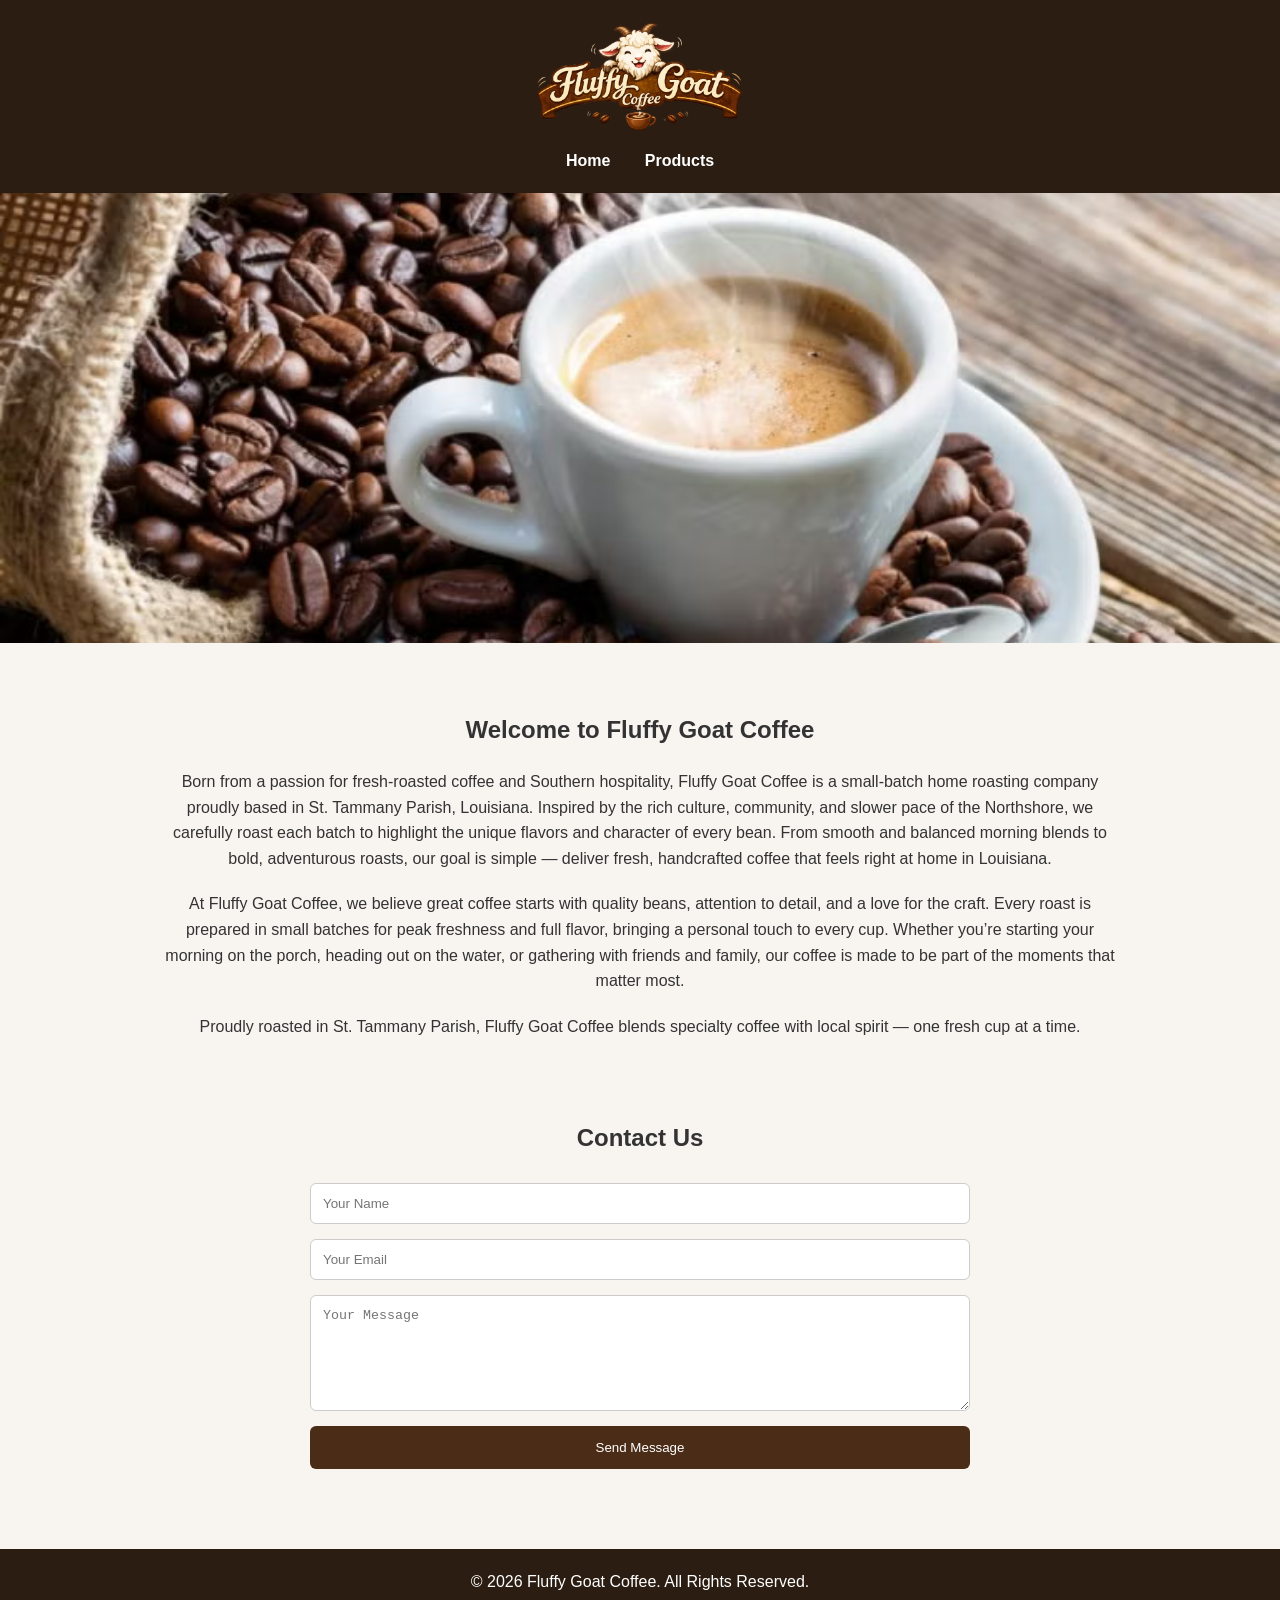
<file: index.html>
<!DOCTYPE html>
<html lang="en">
<head>
    <meta charset="UTF-8">
    <meta name="viewport" content="width=device-width, initial-scale=1.0">
    <title>Fluffy Goat Coffee</title>
    <link rel="stylesheet" href="styles.css">
</head>
<body>

<header>
    <img src="assets/logo.png" alt="Fluffy Goat Coffee Logo" class="logo">

    <nav>
        <a href="/">Home</a>
        <a href="/products">Products</a>
    </nav>
</header>

<section class="hero">
    <img src="assets/hero.png" alt="Coffee Beans">
</section>

<section class="about">
    <h1>Welcome to Fluffy Goat Coffee</h1>

    <p>
        Born from a passion for fresh-roasted coffee and Southern hospitality, Fluffy Goat Coffee is a small-batch home roasting company proudly based in St. Tammany Parish, Louisiana. Inspired by the rich culture, community, and slower pace of the Northshore, we carefully roast each batch to highlight the unique flavors and character of every bean. From smooth and balanced morning blends to bold, adventurous roasts, our goal is simple — deliver fresh, handcrafted coffee that feels right at home in Louisiana.
    </p>
    
    <p>
        At Fluffy Goat Coffee, we believe great coffee starts with quality beans, attention to detail, and a love for the craft. Every roast is prepared in small batches for peak freshness and full flavor, bringing a personal touch to every cup. Whether you’re starting your morning on the porch, heading out on the water, or gathering with friends and family, our coffee is made to be part of the moments that matter most.
    </p>

    <p>
        Proudly roasted in St. Tammany Parish, Fluffy Goat Coffee blends specialty coffee with local spirit — one fresh cup at a time.
    </p>
</section>

<section class="contact">
    <h2>Contact Us</h2>

    <form action="sendmail.php" method="POST">
        <input type="text" name="name" placeholder="Your Name" required>

        <input type="email" name="email" placeholder="Your Email" required>

        <textarea
            name="message"
            placeholder="Your Message"
            rows="6"
            required></textarea>

        <button type="submit">Send Message</button>
    </form>
</section>

<footer>
    <p>© 2026 Fluffy Goat Coffee. All Rights Reserved.</p>
</footer>

</body>
</html>
</file>
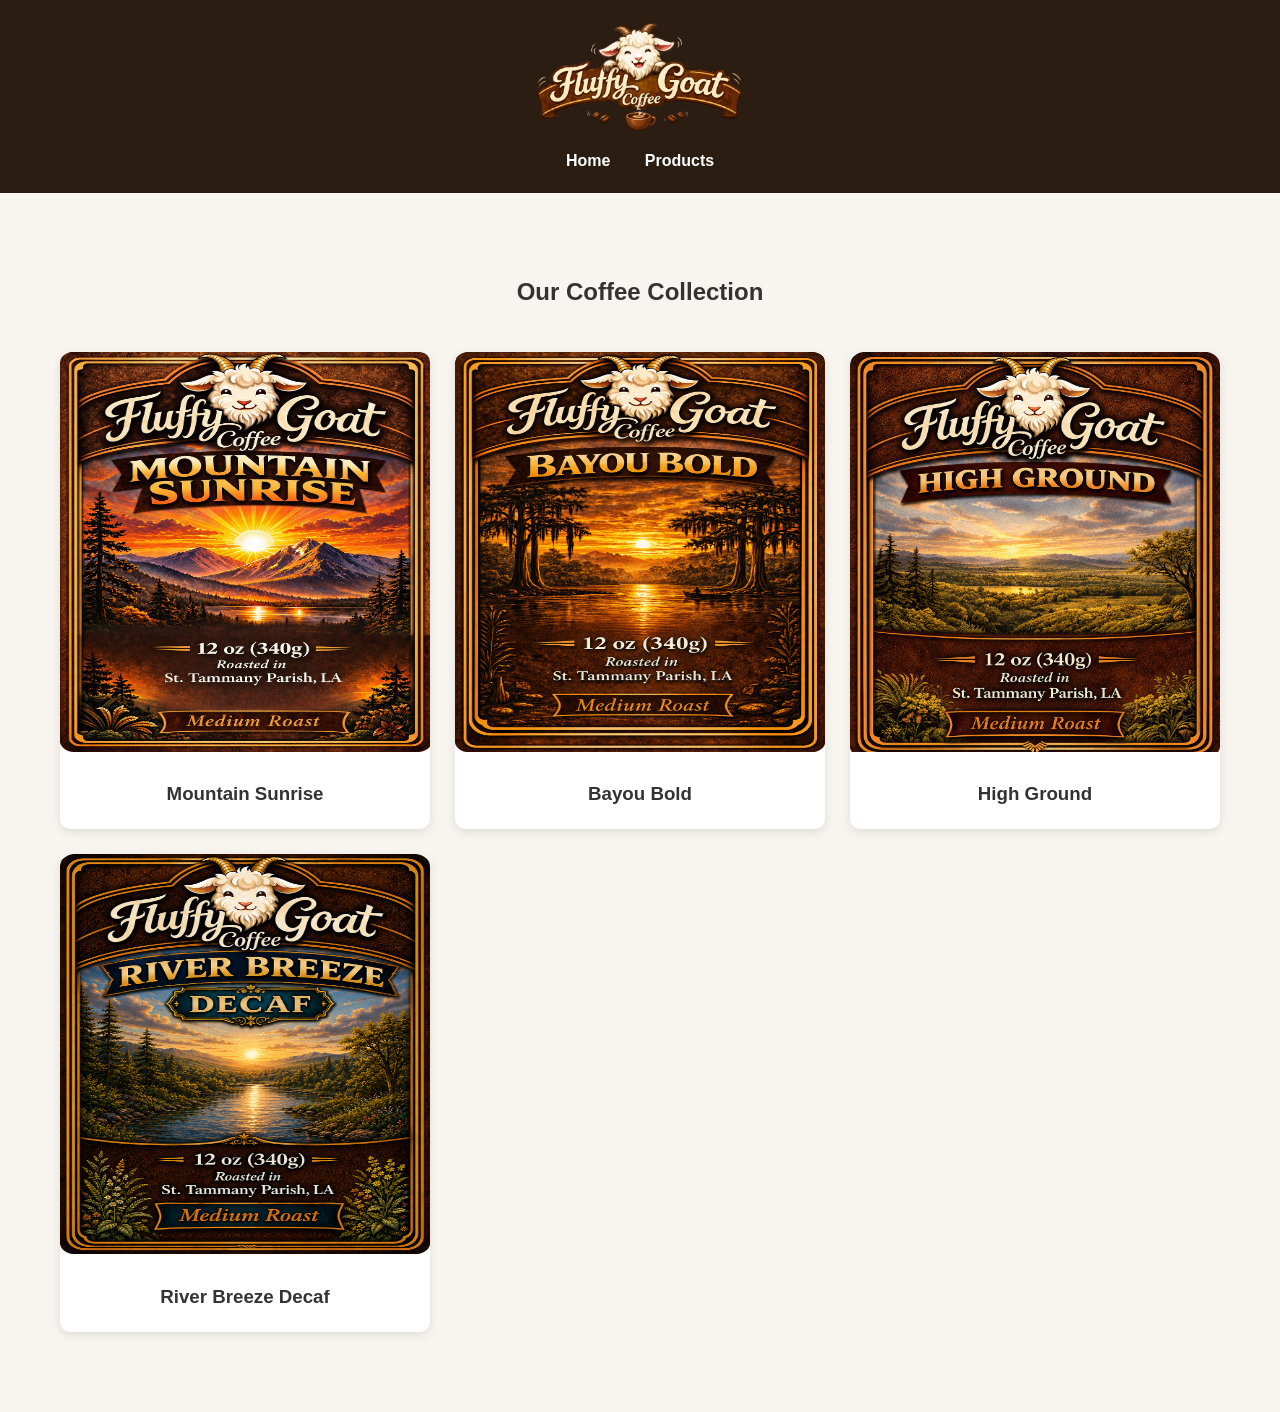
<file: products.html>
<!DOCTYPE html>
<html lang="en">
<head>
    <meta charset="UTF-8">
    <meta name="viewport" content="width=device-width, initial-scale=1.0">
    <title>Products | Fluffy Goat Coffee</title>
    <link rel="stylesheet" href="styles.css">
</head>
<body>

<header>
    <img src="assets/logo.png" alt="Logo" class="logo">

    <nav>
        <a href="index.html">Home</a>
        <a href="products.html">Products</a>
    </nav>
</header>

<section class="products">

    <h1>Our Coffee Collection</h1>

    <div class="product-grid">

        <div class="product-card"
            onclick="openModal(
            'Mountain Sunrise',
            'A smooth medium roast blend that is approachable, dependable, and built for daily ritual.'
            )">

            <img src="assets/mountainsunrise.png" alt="">
            <h3>Mountain Sunrise</h3>
        </div>

        <div class="product-card"
            onclick="openModal(
            'Bayou Bold',
            'A rich medium roast blend built for those who like their coffee strong and steady.'
            )">

            <img src="assets/bayoubold.png" alt="">
            <h3>Bayou Bold</h3>
        </div>

        <div class="product-card"
            onclick="openModal(
            'High Ground',
            'A balanced roast crafted for everyday coffee lovers seeking smooth flavor.'
            )">

            <img src="assets/highground.png" alt="">
            <h3>High Ground</h3>
        </div>

        <div class="product-card"
            onclick="openModal(
            'River Breeze Decaf',
            'A mellow medium roast built for comfort and peaceful moments.'
            )">

            <img src="assets/riverbreeze.png" alt="">
            <h3>River Breeze Decaf</h3>
        </div>
    </div>

</section>

<div id="productModal" class="modal">

    <div class="modal-content">

        <span class="close" onclick="closeModal()">&times;</span>

        <h2 id="modalTitle"></h2>

        <p id="modalDescription"></p>

    </div>

</div>

<script src="script.js"></script>

</body>
</html>
</file>
<file: styles.css>
* {
    margin: 0;
    padding: 0;
    box-sizing: border-box;
}

body {
    font-family: Arial, sans-serif;
    line-height: 1.6;
    background: #f8f5f1;
    color: #333;
}

header {
    background: #2b1d12;
    padding: 20px;
    text-align: center;
}

.logo {
    max-width: 220px;
    display: block;
    margin: 0 auto 15px;
}

nav a {
    color: white;
    text-decoration: none;
    margin: 0 15px;
    font-weight: bold;
}

.hero img {
    width: 100%;
    height: 450px;
    object-fit: cover;
}

.about {
    max-width: 1000px;
    margin: 60px auto;
    padding: 0 20px;
    text-align: center;
}

.about h1 {
    margin-bottom: 20px;
}

.about p {
    margin-bottom: 20px;
}

.contact {
    max-width: 700px;
    margin: 60px auto;
    padding: 20px;
}

.contact h2 {
    text-align: center;
    margin-bottom: 25px;
}

form {
    display: flex;
    flex-direction: column;
    gap: 15px;
}

input,
textarea {
    padding: 12px;
    border: 1px solid #ccc;
    border-radius: 6px;
}

button {
    background: #4a2c17;
    color: white;
    border: none;
    padding: 14px;
    cursor: pointer;
    border-radius: 6px;
}

button:hover {
    background: #60391d;
}

footer {
    background: #2b1d12;
    color: white;
    text-align: center;
    padding: 20px;
    margin-top: 40px;
}

.products {
    max-width: 1200px;
    margin: 60px auto;
    padding: 20px;
}

.products h1 {
    text-align: center;
    margin-bottom: 40px;
}

.product-grid {
    display: grid;
    grid-template-columns: repeat(auto-fit, minmax(280px, 1fr));
    gap: 25px;
}

.product-card {
    background: white;
    border-radius: 10px;
    overflow: hidden;
    cursor: pointer;
    transition: .3s;
    box-shadow: 0 3px 10px rgba(0,0,0,.1);
}

.product-card:hover {
    transform: translateY(-5px);
}

.product-card img {
    width: 100%;
    height: 400px;
    object-fit: fit;
}

.product-card h3 {
    text-align: center;
    padding: 20px;
}

.modal {
    display: none;
    position: fixed;
    inset: 0;
    background: rgba(0,0,0,.7);
}

.modal-content {
    background: white;
    width: 90%;
    max-width: 600px;
    margin: 10% auto;
    padding: 30px;
    border-radius: 10px;
    position: relative;
}

.close {
    position: absolute;
    top: 10px;
    right: 20px;
    font-size: 28px;
    cursor: pointer;
}
</file>
